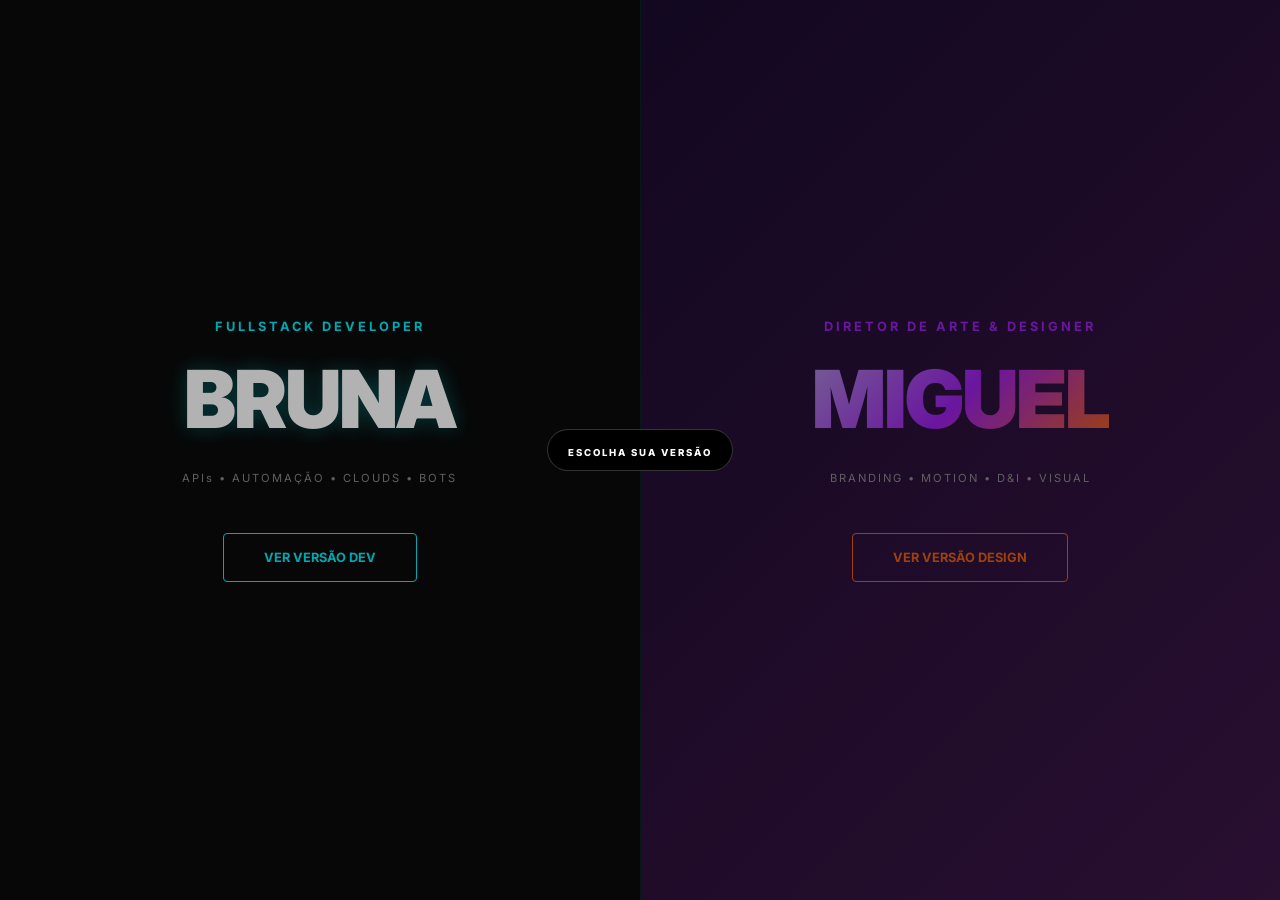
<file: index.html>
<!DOCTYPE html>
<html lang="pt-BR">
<head>
    <meta charset="UTF-8">
    <meta name="viewport" content="width=device-width, initial-scale=1.0">
    <title>Bruna e Miguel | Escolha o seu caminho</title>
    <link href="https://fonts.googleapis.com/css2?family=Inter:wght@400;700;900&display=swap" rel="stylesheet">
    <link rel="stylesheet" href="index.css">
</head>
<body>

    <main class="split-container">
        
        <div class="split left">
            <div class="content">
                <p class="tagline"> FULLSTACK DEVELOPER</p>
                <h1 class="name">BRUNA</h1>
                <div class="skills">
                    <span>APIs</span> &bull; <span>AUTOMAÇÃO</span> &bull; <span>CLOUDS</span> &bull; <span>BOTS</span>
                </div>
                <a href="dev.html" class="btn btn-dev">VER VERSÃO DEV</a>
            </div>
            <div class="bg-overlay"></div>
        </div>

        <div class="split right">
            <div class="content">
                <p class="tagline">DIRETOR DE ARTE & DESIGNER</p>
                <h1 class="name">MIGUEL</h1>
                <div class="skills">
                    <span>BRANDING</span> &bull; <span>MOTION</span> &bull; <span>D&I</span> &bull; <span>VISUAL</span>
                </div>
                <a href="design.html" class="btn btn-design">VER VERSÃO DESIGN</a>
            </div>
        </div>

        <div class="centered-divider">
            <span>ESCOLHA SUA VERSÃO</span>
        </div>

    </main>

</body>
</html>
</file>
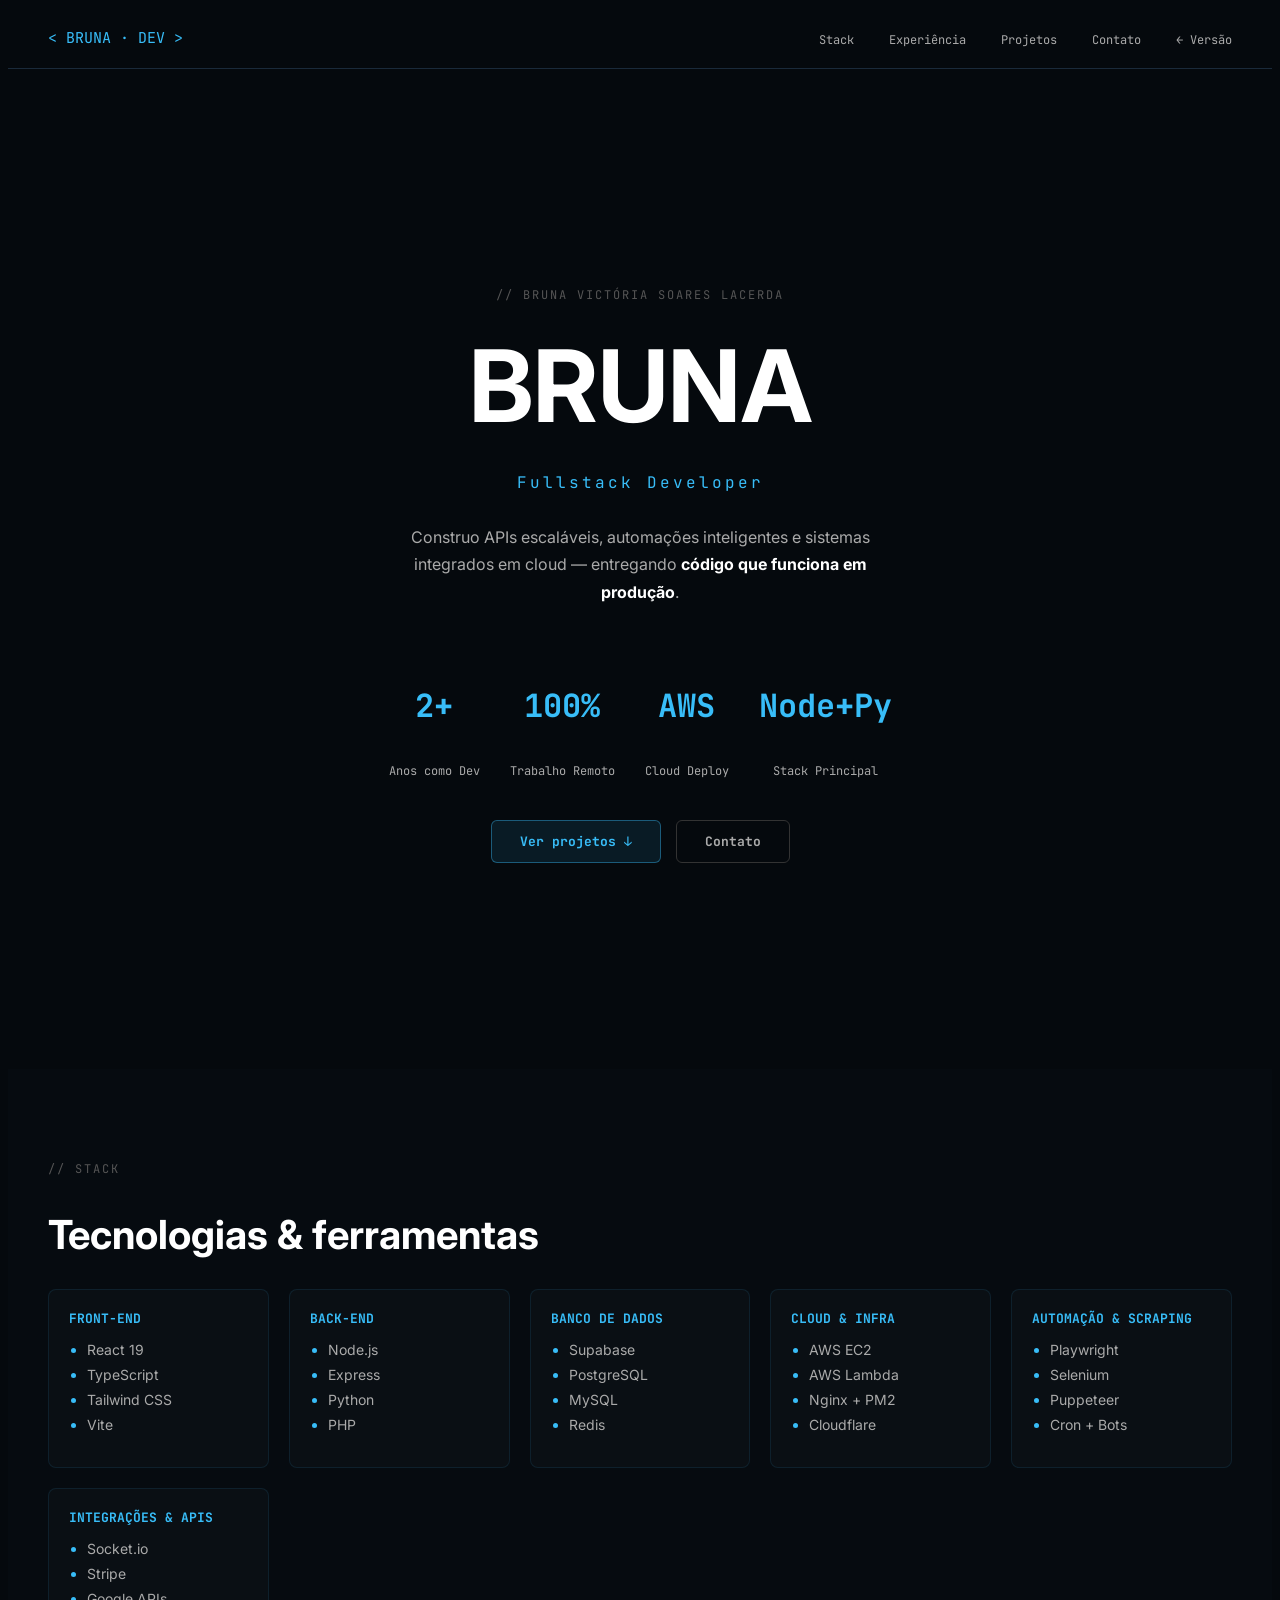
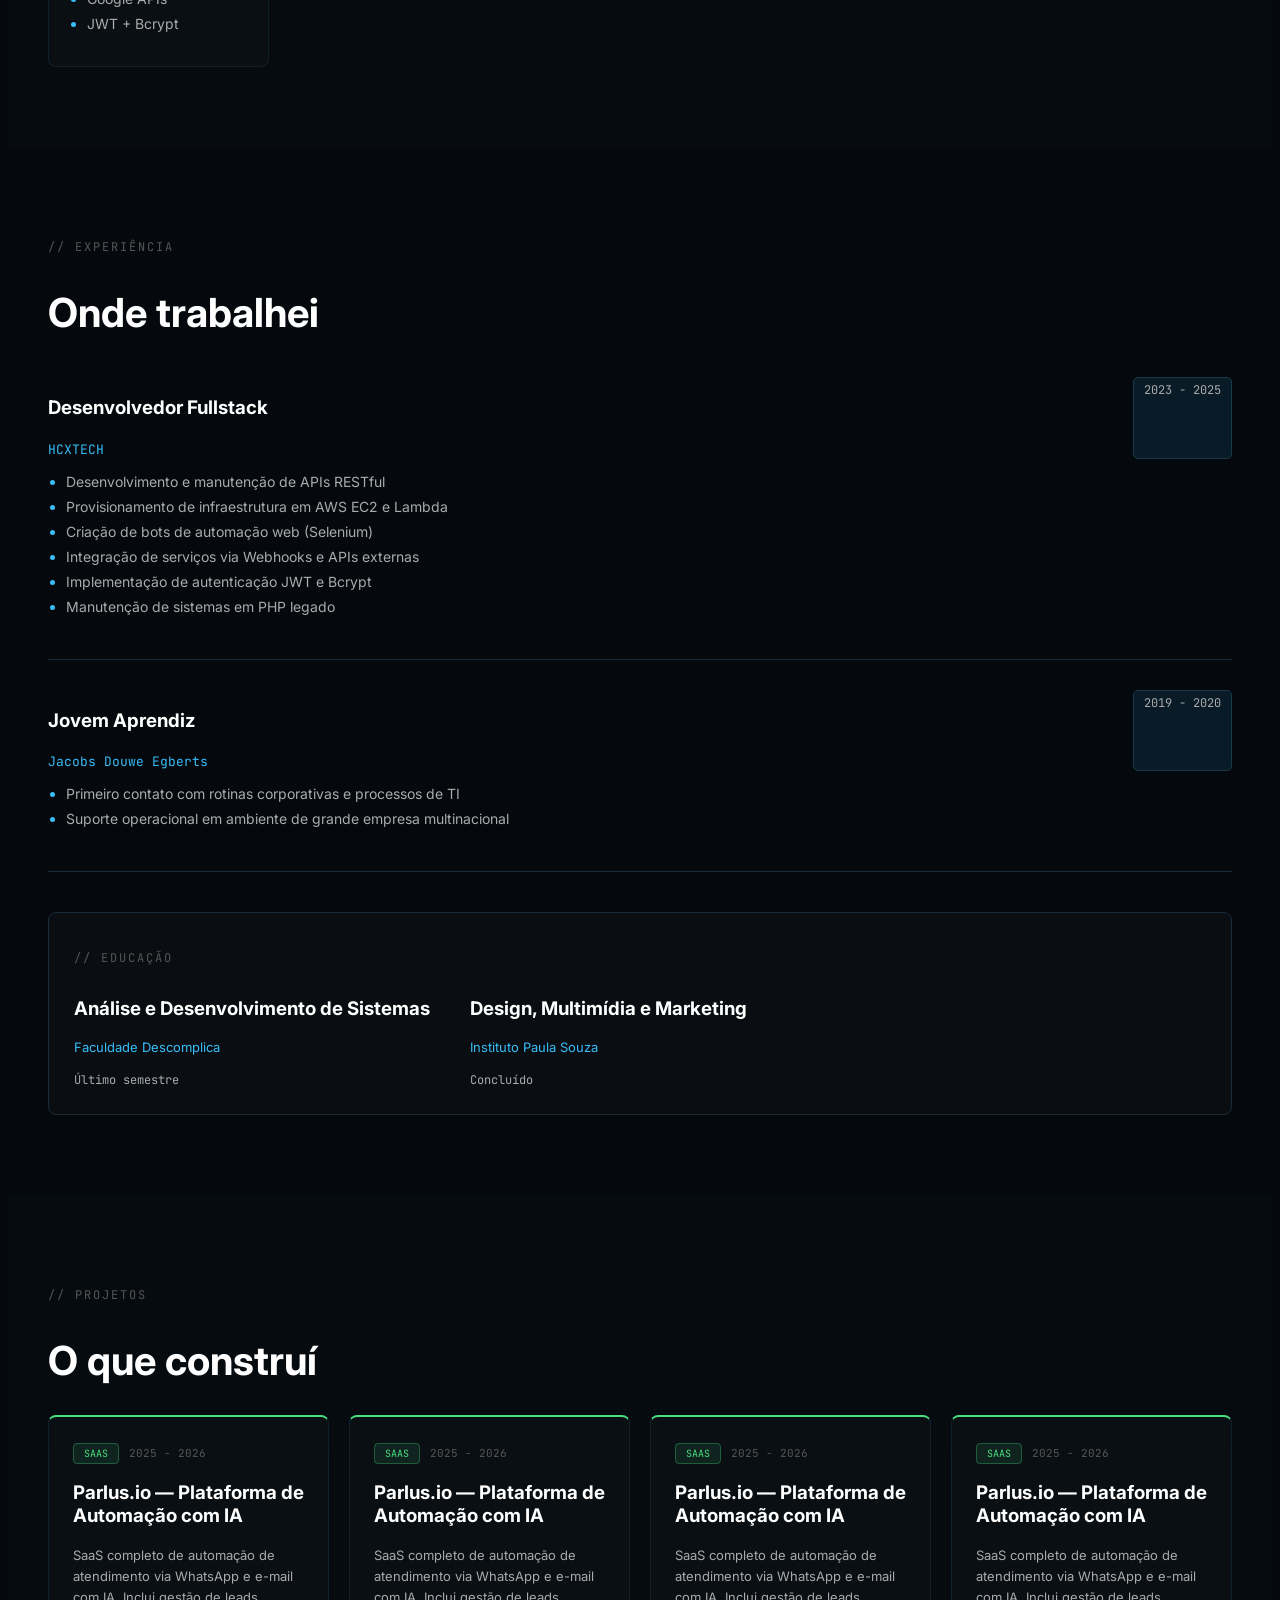
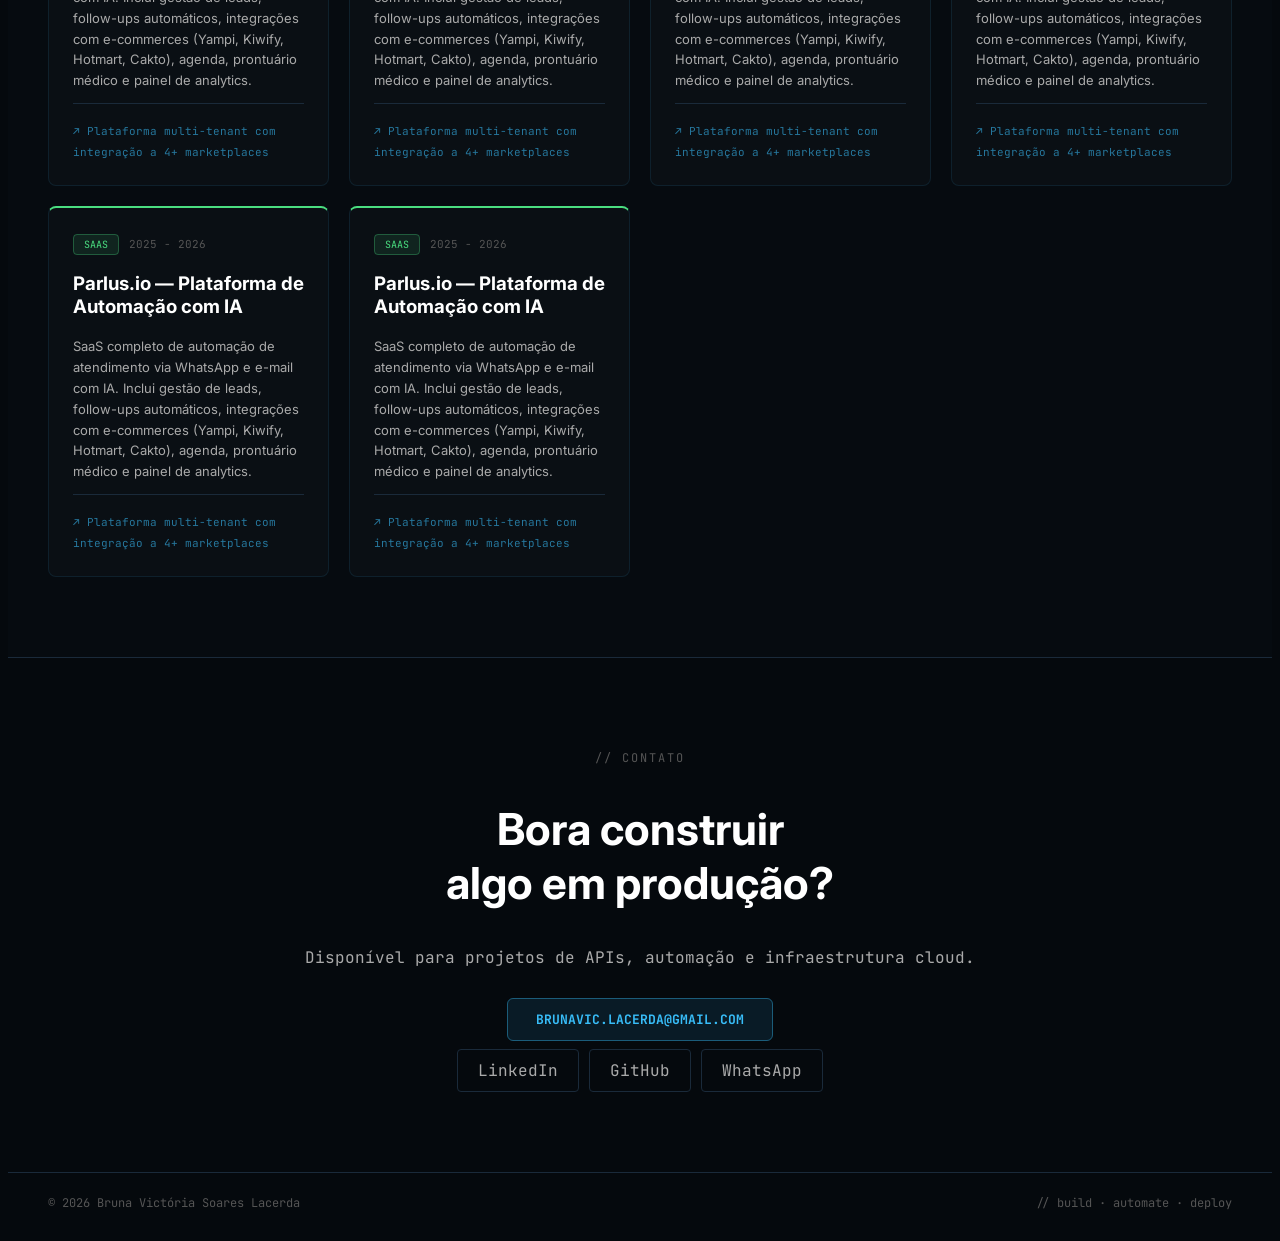
<file: dev.html>
<!DOCTYPE html>
<html lang="pt-br">

<head>
    <meta charset="UTF-8">
    <meta name="viewport" content="width=device-width, initial-scale=1.0">
    <link rel="stylesheet" href="dev.css">
    <title>Bruna Lacerda | Desenvolvedora</title>
</head>

<body>

    <nav>
        <span class="logo">&lt; BRUNA · DEV &gt;</span>
        <div class="menu">
            <a href="#stack">Stack</a>
            <a href="#experiencia">Experiência</a>
            <a href="#projetos">Projetos</a>
            <a href="#contato">Contato</a>
            <a href="index.html">← Versão</a>
        </div>
    </nav>

    <section id="inicio">
        <p class="comentario">// BRUNA VICTÓRIA SOARES LACERDA</p>
        <h1>BRUNA</h1>
        <p class="profissao">Fullstack Developer</p>
        <p class="descricao">
            Construo APIs escaláveis, automações inteligentes e sistemas integrados em cloud —
            entregando <strong>código que funciona em produção</strong>.
        </p>

        <div class="numeros">
            <div class="numero-item">
                <p class="numero-valor">2+</p>
                <span>Anos como Dev</span>
            </div>
            <div class="numero-item">
                <p class="numero-valor">100%</p>
                <span>Trabalho Remoto</span>
            </div>
            <div class="numero-item">
                <p class="numero-valor">AWS</p>
                <span>Cloud Deploy</span>
            </div>
            <div class="numero-item">
                <p class="numero-valor">Node+Py</p>
                <span>Stack Principal</span>
            </div>
        </div>

        <div class="botoes">
            <a href="#projetos" class="btn btn-azul">Ver projetos ↓</a>
            <a href="#contato" class="btn btn-contorno">Contato</a>
        </div>
    </section>

    <section id="stack">
        <p class="comentario">// STACK</p>
        <h2>Tecnologias & ferramentas</h2>

        <div class="grade-stack">
            <div class="card-stack">
                <span class="titulo-stack">FRONT-END</span>
                <ul>
                    <li>React 19</li>
                    <li>TypeScript</li>
                    <li>Tailwind CSS</li>
                    <li>Vite</li>
                </ul>
            </div>
            <div class="card-stack">
                <span class="titulo-stack">BACK-END</span>
                <ul>
                    <li>Node.js</li>
                    <li>Express</li>
                    <li>Python</li>
                    <li>PHP</li>
                </ul>
            </div>
            <div class="card-stack">
                <span class="titulo-stack">BANCO DE DADOS</span>
                <ul>
                    <li>Supabase</li>
                    <li>PostgreSQL</li>
                    <li>MySQL</li>
                    <li>Redis</li>
                </ul>
            </div>
            <div class="card-stack">
                <span class="titulo-stack">CLOUD & INFRA</span>
                <ul>
                    <li>AWS EC2</li>
                    <li>AWS Lambda</li>
                    <li>Nginx + PM2</li>
                    <li>Cloudflare</li>
                </ul>
            </div>
            <div class="card-stack">
                <span class="titulo-stack">AUTOMAÇÃO & SCRAPING</span>
                <ul>
                    <li>Playwright</li>
                    <li>Selenium</li>
                    <li>Puppeteer</li>
                    <li>Cron + Bots</li>
                </ul>
            </div>
            <div class="card-stack">
                <span class="titulo-stack">INTEGRAÇÕES & APIS</span>
                <ul>
                    <li>Socket.io</li>
                    <li>Stripe</li>
                    <li>Google APIs</li>
                    <li>JWT + Bcrypt</li>
                </ul>
            </div>
        </div>
    </section>

    <section id="experiencia">
        <p class="comentario">// EXPERIÊNCIA</p>
        <h2>Onde trabalhei</h2>

        <div class="experiencia-item">
            <div class="experiencia-cabecalho">
                <div>
                    <h3>Desenvolvedor Fullstack</h3>
                    <span class="empresa">HCXTECH</span>
                </div>
                <span class="ano">2023 - 2025</span>
            </div>
            <ul>
                <li>Desenvolvimento e manutenção de APIs RESTful</li>
                <li>Provisionamento de infraestrutura em AWS EC2 e Lambda</li>
                <li>Criação de bots de automação web (Selenium)</li>
                <li>Integração de serviços via Webhooks e APIs externas</li>
                <li>Implementação de autenticação JWT e Bcrypt</li>
                <li>Manutenção de sistemas em PHP legado</li>
            </ul>
        </div>

        <div class="experiencia-item">
            <div class="experiencia-cabecalho">
                <div>
                    <h3>Jovem Aprendiz</h3>
                    <span class="empresa">Jacobs Douwe Egberts</span>
                </div>
                <span class="ano">2019 - 2020</span>
            </div>
            <ul>
                <li>Primeiro contato com rotinas corporativas e processos de TI</li>
                <li>Suporte operacional em ambiente de grande empresa multinacional</li>
            </ul>
        </div>

        <div class="educacao">
            <p class="comentario">// EDUCAÇÃO</p>
            <div class="educacao-lista">
                <div class="educacao-item">
                    <h3>Análise e Desenvolvimento de Sistemas</h3>
                    <p class="escola">Faculdade Descomplica</p>
                    <span class="periodo">Último semestre</span>
                </div>
                <div class="educacao-item">
                    <h3>Design, Multimídia e Marketing</h3>
                    <p class="escola">Instituto Paula Souza</p>
                    <span class="periodo">Concluído</span>
                </div>
            </div>
        </div>
    </section>

    <section id="projetos">
        <p class="comentario">// PROJETOS</p>
        <h2>O que construí</h2>

        <div class="grade-projetos">
            <div class="card-projeto">
                <div class="projeto-cabecalho">
                    <span class="badge">SAAS</span>
                    <span class="periodo-projeto">2025 - 2026</span>
                </div>
                <h3>Parlus.io — Plataforma de Automação com IA</h3>
                <p>
                    SaaS completo de automação de atendimento via WhatsApp e e-mail com IA.
                    Inclui gestão de leads, follow-ups automáticos, integrações com e-commerces
                    (Yampi, Kiwify, Hotmart, Cakto), agenda, prontuário médico e painel de analytics.
                </p>
                <span class="rodape-projeto">↗️ Plataforma multi-tenant com integração a 4+ marketplaces</span>
            </div>
            <div class="card-projeto">
                <div class="projeto-cabecalho">
                    <span class="badge">SAAS</span>
                    <span class="periodo-projeto">2025 - 2026</span>
                </div>
                <h3>Parlus.io — Plataforma de Automação com IA</h3>
                <p>
                    SaaS completo de automação de atendimento via WhatsApp e e-mail com IA.
                    Inclui gestão de leads, follow-ups automáticos, integrações com e-commerces
                    (Yampi, Kiwify, Hotmart, Cakto), agenda, prontuário médico e painel de analytics.
                </p>
                <span class="rodape-projeto">↗️ Plataforma multi-tenant com integração a 4+ marketplaces</span>
            </div>
            <div class="card-projeto">
                <div class="projeto-cabecalho">
                    <span class="badge">SAAS</span>
                    <span class="periodo-projeto">2025 - 2026</span>
                </div>
                <h3>Parlus.io — Plataforma de Automação com IA</h3>
                <p>
                    SaaS completo de automação de atendimento via WhatsApp e e-mail com IA.
                    Inclui gestão de leads, follow-ups automáticos, integrações com e-commerces
                    (Yampi, Kiwify, Hotmart, Cakto), agenda, prontuário médico e painel de analytics.
                </p>
                <span class="rodape-projeto">↗️ Plataforma multi-tenant com integração a 4+ marketplaces</span>
            </div>
            <div class="card-projeto">
                <div class="projeto-cabecalho">
                    <span class="badge">SAAS</span>
                    <span class="periodo-projeto">2025 - 2026</span>
                </div>
                <h3>Parlus.io — Plataforma de Automação com IA</h3>
                <p>
                    SaaS completo de automação de atendimento via WhatsApp e e-mail com IA.
                    Inclui gestão de leads, follow-ups automáticos, integrações com e-commerces
                    (Yampi, Kiwify, Hotmart, Cakto), agenda, prontuário médico e painel de analytics.
                </p>
                <span class="rodape-projeto">↗️ Plataforma multi-tenant com integração a 4+ marketplaces</span>
            </div>
            <div class="card-projeto">
                <div class="projeto-cabecalho">
                    <span class="badge">SAAS</span>
                    <span class="periodo-projeto">2025 - 2026</span>
                </div>
                <h3>Parlus.io — Plataforma de Automação com IA</h3>
                <p>
                    SaaS completo de automação de atendimento via WhatsApp e e-mail com IA.
                    Inclui gestão de leads, follow-ups automáticos, integrações com e-commerces
                    (Yampi, Kiwify, Hotmart, Cakto), agenda, prontuário médico e painel de analytics.
                </p>
                <span class="rodape-projeto">↗️ Plataforma multi-tenant com integração a 4+ marketplaces</span>
            </div>
            <div class="card-projeto">
                <div class="projeto-cabecalho">
                    <span class="badge">SAAS</span>
                    <span class="periodo-projeto">2025 - 2026</span>
                </div>
                <h3>Parlus.io — Plataforma de Automação com IA</h3>
                <p>
                    SaaS completo de automação de atendimento via WhatsApp e e-mail com IA.
                    Inclui gestão de leads, follow-ups automáticos, integrações com e-commerces
                    (Yampi, Kiwify, Hotmart, Cakto), agenda, prontuário médico e painel de analytics.
                </p>
                <span class="rodape-projeto">↗️ Plataforma multi-tenant com integração a 4+ marketplaces</span>
            </div>
        </div>
    </section>

    <section id="contato">
        <p class="comentario">// CONTATO</p>
        <h2>Bora construir <br> algo em produção?</h2>
        <p class="desc-contato">Disponível para projetos de APIs, automação e infraestrutura cloud.</p>

        <div class="contato-links">
            <a href="mailto:brunavic.lacerda@gmail.com" class="btn btn-azul">
                BRUNAVIC.LACERDA@GMAIL.COM
            </a>
            <div class="redes-sociais">
                <a href="https://www.linkedin.com" target="_blank" class="rede">LinkedIn</a>
                <a href="https://github.com" target="_blank" class="rede">GitHub</a>
                <a href="https://wa.me//" target="_blank" class="rede">WhatsApp</a>
            </div>
        </div>
    </section>

    <footer>
        <span>© 2026 Bruna Victória Soares Lacerda</span>
        <span>// build · automate · deploy</span>
    </footer>

</body>

</html>
</file>
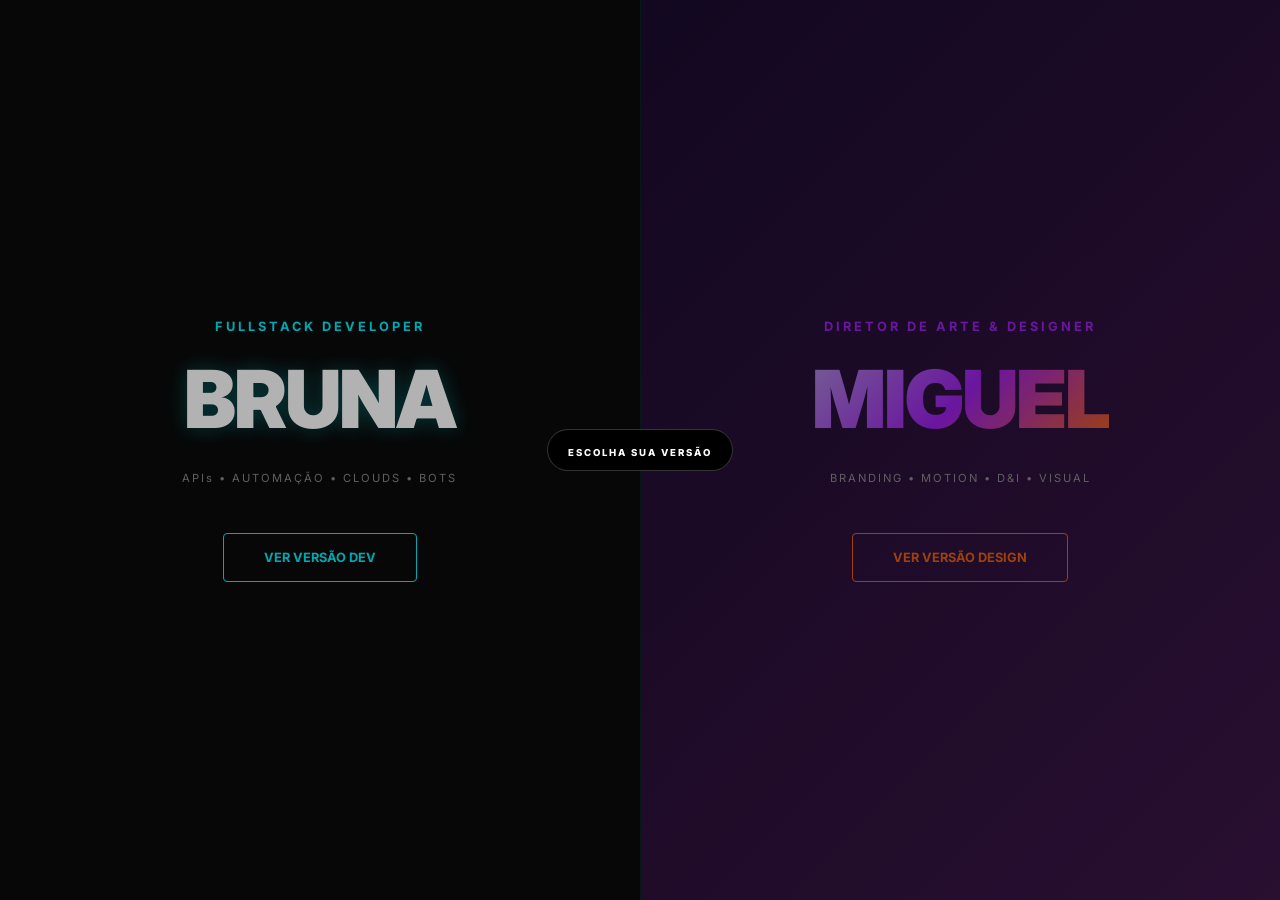
<file: page.html>
<!DOCTYPE html>
<html lang="pt-BR">
<head>
    <meta charset="UTF-8">
    <meta name="viewport" content="width=device-width, initial-scale=1.0">
    <title>Bruna e Miguel | Escolha o seu caminho</title>
    <link href="https://fonts.googleapis.com/css2?family=Inter:wght@400;700;900&display=swap" rel="stylesheet">
    <link rel="stylesheet" href="page.css">
</head>
<body>

    <main class="split-container">
        
        <div class="split left">
            <div class="content">
                <p class="tagline"> FULLSTACK DEVELOPER</p>
                <h1 class="name">BRUNA</h1>
                <div class="skills">
                    <span>APIs</span> &bull; <span>AUTOMAÇÃO</span> &bull; <span>CLOUDS</span> &bull; <span>BOTS</span>
                </div>
                <a href="dev.html" class="btn btn-dev">VER VERSÃO DEV</a>
            </div>
            <div class="bg-overlay"></div>
        </div>

        <div class="split right">
            <div class="content">
                <p class="tagline">DIRETOR DE ARTE & DESIGNER</p>
                <h1 class="name">MIGUEL</h1>
                <div class="skills">
                    <span>BRANDING</span> &bull; <span>MOTION</span> &bull; <span>D&I</span> &bull; <span>VISUAL</span>
                </div>
                <a href="design.html" class="btn btn-design">VER VERSÃO DESIGN</a>
            </div>
        </div>

        <div class="centered-divider">
            <span>ESCOLHA SUA VERSÃO</span>
        </div>

    </main>

</body>
</html>
</file>
<file: index.css>
* {
    margin: 0;
    padding: 0;
    box-sizing: border-box;
    font-family: 'Inter', sans-serif;
}

body, html {
    height: 100%;
    overflow: hidden; /* Evita rolar a página de entrada */
    background-color: #000;
}

.split-container {
    display: flex;
    height: 100vh;
    width: 100%;
}

/* Configuração base para os dois lados */
.split {
    flex: 1; /* Divide 50/50 */
    display: flex;
    align-items: center;
    justify-content: center;
    position: relative;
    transition: all 0.6s cubic-bezier(0.2, 1, 0.3, 1);
    overflow: hidden;
}

/* --- ESTILO LADO DEV (ESQUERDA) --- */
.left {
    background: #0a0a0a;
    border-right: 1px solid rgba(0, 255, 255, 0.1);
}

.left .tagline span { color: #00f2ff; }
.left .name { color: #ffffff; text-shadow: 0 0 20px rgba(0, 242, 255, 0.3); }

/* --- ESTILO LADO DESIGN (DIREITA) --- */
.right {
    background: linear-gradient(135deg, #1a0b2e 0%, #3a1545 100%);
}

.right .tagline { color:#981fe4; }
.right .name { 
    background: linear-gradient(135deg, #a789d2 0%, #981fe4 50%, #e15d15 100%);
    -webkit-background-clip: text;
    background-clip: text;
    -webkit-text-fill-color: transparent;
}

/* --- CONTEÚDO --- */
.content {
    z-index: 10;
    text-align: center;
    padding: 2rem;
    transition: transform 0.5s ease;
}

.tagline {
    font-size: 0.8rem;
    letter-spacing: 3px;
    margin-bottom: 1rem;
    font-weight: 700;
    color:#00f2ff;
}

.name {
    font-size: 5rem;
    font-weight: 900;
    margin-bottom: 1.5rem;
    letter-spacing: -2px;
}

.skills {
    font-size: 0.7rem;
    color: #888;
    margin-bottom: 3rem;
    letter-spacing: 2px;
}

/* --- BOTÕES --- */
.btn {
    padding: 1rem 2.5rem;
    text-decoration: none;
    font-weight: 700;
    font-size: 0.8rem;
    border-radius: 4px;
    transition: all 0.3s ease;
    display: inline-block;
}

.btn-dev {
    border: 1px solid #00f2ff;
    color: #00f2ff;
}

.btn-dev:hover {
    background: #00f2ff;
    color: #000;
    box-shadow: 0 0 30px rgba(0, 242, 255, 0.4);
}

.btn-design {
    border: 1px solid #e15d15;
    color: #e15d15;
}

.btn-design:hover {
    background: #e15d15;
    color: #000;
    box-shadow: 0 0 30px rgba(255, 184, 108, 0.4);
}

/* --- EFEITO DE HOVER (EXPANDIR) --- */
/* Quando passar o mouse em um lado, ele cresce e o outro diminui */
.split:hover {
    flex: 1.5; /* Aumenta o lado focado */
}

.split:not(:hover) {
    /* Opcional: escurecer o lado que não está com o mouse */
    filter: brightness(0.7);
}

.split:hover .content {
    transform: scale(1.1);
}

/* --- DIVISOR CENTRAL --- */
.centered-divider {
    position: absolute;
    top: 50%;
    left: 50%;
    transform: translate(-50%, -50%);
    z-index: 20;
    background: #000;
    padding: 10px 20px;
    border: 1px solid rgba(255, 255, 255, 0.2);
    border-radius: 50px;
}

.centered-divider span {
    color: #fff;
    font-size: 0.6rem;
    font-weight: 800;
    letter-spacing: 2px;
    white-space: nowrap;
}

/* Responsividade para Celular */
@media (max-width: 768px) {
    .split-container {
        flex-direction: column; /* No celular, um fica em cima do outro */
    }
    .name { font-size: 3rem; }
    .centered-divider { display: none; }
}
</file>
<file: dev.css>
/* fontes */
@import url('https://fonts.googleapis.com/css2?family=Inter:wght@400;700&family=JetBrains+Mono:wght@400;700&display=swap');

body {
    font-family: "JetBrains Mono", monospace;
    background-color: #05090d;
    color: white;
    overflow-x: hidden;
}

h1, h2, h3 {
    font-family: "Inter", sans-serif;
}

a {
    text-decoration: none;
}

ul {
    color: #aaa;
    font-family: "Inter", sans-serif;
    font-size: 14px;
    padding-left: 18px;
}

li {
    margin: 8px 0;
}

li::marker {
    color: #38bdf8;
}

section {
    padding: 80px 40px;
    max-width: 1200px;
    margin: 0 auto;
}

.comentario {
    color: #555;
    font-size: 12px;
    letter-spacing: 2px;
}

/* navbar */
nav {
    position: sticky;
    top: 0;
    background-color: #05090d;
    border-bottom: 1px solid #1a2a3a;
    height: 60px;
    display: flex;
    align-items: center;
    justify-content: space-between;
    padding: 0 40px;
    z-index: 100;
}

.logo {
    color: #38bdf8;
    font-size: 15px;
}

.menu a {
    color: #aaa;
    font-size: 12px;
    margin-left: 25px;
}

.menu a:hover {
    color: #38bdf8;
}

/* secao principal */
#inicio {
    min-height: calc(100vh - 60px);
    display: flex;
    flex-direction: column;
    align-items: center;
    justify-content: center;
    text-align: center;
}

#inicio h1 {
    font-size: clamp(50px, 10vw, 100px);
    color: white;
    margin: 10px 0;
}

.profissao {
    color: #38bdf8;
    letter-spacing: 3px;
}

.descricao {
    color: #aaa;
    font-family: "Inter", sans-serif;
    max-width: 500px;
    line-height: 1.7;
    margin-top: 15px;
}

.descricao strong {
    color: white;
}

/* numeros de destaque */
.numeros {
    display: flex;
    gap: 30px;
    margin: 30px 0;
}

.numero-item {
    text-align: center;
}

.numero-valor {
    font-size: 32px;
    font-weight: 700;
    color: #38bdf8;
}

.numero-item span {
    font-size: 12px;
    color: #aaa;
}

/* botoes */
.botoes {
    display: flex;
    gap: 15px;
    margin-top: 10px;
}

.btn {
    padding: 12px 28px;
    border-radius: 6px;
    font-family: "JetBrains Mono", monospace;
    font-size: 13px;
    font-weight: bold;
    border: 1px solid;
    transition: 0.3s;
}

.btn-azul {
    background-color: rgba(56, 189, 248, 0.1);
    border-color: rgba(56, 189, 248, 0.4);
    color: #38bdf8;
}

.btn-contorno {
    background-color: transparent;
    border-color: #333;
    color: #aaa;
}

/* secao stack */
#stack {
    background-color: #060b10;
}

#stack h2 {
    font-size: 40px;
    margin-bottom: 30px;
}

.grade-stack {
    display: grid;
    grid-template-columns: repeat(auto-fit, minmax(200px, 1fr));
    gap: 20px;
}

.card-stack {
    background-color: rgba(255, 255, 255, 0.02);
    border: 1px solid rgba(56, 189, 248, 0.1);
    border-radius: 8px;
    padding: 20px;
}

.titulo-stack {
    color: #38bdf8;
    font-size: 13px;
    font-weight: 700;
    margin-bottom: 10px;
    display: block;
}

/* secao experiencia */
#experiencia h2 {
    font-size: 40px;
    margin-bottom: 10px;
}

.experiencia-item {
    border-bottom: 1px solid #1a2a3a;
    padding: 30px 0;
}

.experiencia-cabecalho {
    display: flex;
    justify-content: space-between;
    margin-bottom: 10px;
}

.empresa {
    color: #38bdf8;
    font-size: 13px;
}

.ano {
    background-color: rgba(56, 189, 248, 0.1);
    border: 1px solid #1a3a4a;
    color: #aaa;
    padding: 4px 10px;
    border-radius: 5px;
    font-size: 12px;
}

/* card educacao */
.educacao {
    margin-top: 40px;
    background-color: rgba(255, 255, 255, 0.02);
    border: 1px solid #1a2a3a;
    border-radius: 8px;
    padding: 25px;
}

.educacao-lista {
    display: flex;
    gap: 40px;
    margin-top: 10px;
}

.escola {
    color: #38bdf8;
    font-size: 13px;
    font-family: "Inter", sans-serif;
}

.periodo {
    color: #aaa;
    font-size: 12px;
}

/* secao projetos */
#projetos {
    background-color: #060b10;
}

#projetos h2 {
    font-size: 40px;
    margin-bottom: 30px;
}

.grade-projetos {
    display: grid;
    grid-template-columns: repeat(auto-fit, minmax(280px, 1fr));
    gap: 20px;
}

.card-projeto {
    background-color: #ffffff05;
    border: 1px solid #38bdf81a;
    border-top: 2px solid #4ade80;
    border-radius: 8px;
    padding: 24px;
}

.badge {
    background-color: rgba(74, 222, 128, 0.1);
    border: 1px solid rgba(74, 222, 128, 0.3);
    color: #4ade80;
    font-size: 10px;
    padding: 3px 10px;
    border-radius: 4px;
}

.periodo-projeto {
    color: #555;
    font-size: 11px;
}

.card-projeto p {
    color: #aaa;
    font-family: "Inter", sans-serif;
    font-size: 13px;
    line-height: 1.6;
    margin: 15px 0;
    border-bottom: 1px solid #1a2a3a;
    padding-bottom: 12px;
}

.rodape-projeto {
    color: rgba(56, 189, 248, 0.6);
    font-size: 11px;
}

/* secao contato */
#contato {
    text-align: center;
    border-top: 1px solid #1a2a3a;
}

#contato h2 {
    font-size: 44px;
}

.desc-contato {
    color: #aaa;
    margin-bottom: 40px;
}

.redes-sociais {
    display: flex;
    justify-content: center;
    gap: 10px;
    margin-top: 20px;
}

.rede {
    color: #aaa;
    border: 1px solid #1a2a3a;
    padding: 10px 20px;
    border-radius: 4px;
}

/* rodape */
footer {
    border-top: 1px solid #1a2a3a;
    height: 60px;
    display: flex;
    align-items: center;
    justify-content: space-between;
    padding: 0 40px;
    font-size: 12px;
    color: #555;
}
</file>
<file: page.css>
* {
    margin: 0;
    padding: 0;
    box-sizing: border-box;
    font-family: 'Inter', sans-serif;
}

body, html {
    height: 100%;
    overflow: hidden; /* Evita rolar a página de entrada */
    background-color: #000;
}

.split-container {
    display: flex;
    height: 100vh;
    width: 100%;
}

/* Configuração base para os dois lados */
.split {
    flex: 1; /* Divide 50/50 */
    display: flex;
    align-items: center;
    justify-content: center;
    position: relative;
    transition: all 0.6s cubic-bezier(0.2, 1, 0.3, 1);
    overflow: hidden;
}

/* --- ESTILO LADO DEV (ESQUERDA) --- */
.left {
    background: #0a0a0a;
    border-right: 1px solid rgba(0, 255, 255, 0.1);
}

.left .tagline span { color: #00f2ff; }
.left .name { color: #ffffff; text-shadow: 0 0 20px rgba(0, 242, 255, 0.3); }

/* --- ESTILO LADO DESIGN (DIREITA) --- */
.right {
    background: linear-gradient(135deg, #1a0b2e 0%, #3a1545 100%);
}

.right .tagline { color:#981fe4; }
.right .name { 
    background: linear-gradient(135deg, #a789d2 0%, #981fe4 50%, #e15d15 100%);
    -webkit-background-clip: text;
    background-clip: text;
    -webkit-text-fill-color: transparent;
}

/* --- CONTEÚDO --- */
.content {
    z-index: 10;
    text-align: center;
    padding: 2rem;
    transition: transform 0.5s ease;
}

.tagline {
    font-size: 0.8rem;
    letter-spacing: 3px;
    margin-bottom: 1rem;
    font-weight: 700;
    color:#00f2ff;
}

.name {
    font-size: 5rem;
    font-weight: 900;
    margin-bottom: 1.5rem;
    letter-spacing: -2px;
}

.skills {
    font-size: 0.7rem;
    color: #888;
    margin-bottom: 3rem;
    letter-spacing: 2px;
}

/* --- BOTÕES --- */
.btn {
    padding: 1rem 2.5rem;
    text-decoration: none;
    font-weight: 700;
    font-size: 0.8rem;
    border-radius: 4px;
    transition: all 0.3s ease;
    display: inline-block;
}

.btn-dev {
    border: 1px solid #00f2ff;
    color: #00f2ff;
}

.btn-dev:hover {
    background: #00f2ff;
    color: #000;
    box-shadow: 0 0 30px rgba(0, 242, 255, 0.4);
}

.btn-design {
    border: 1px solid #e15d15;
    color: #e15d15;
}

.btn-design:hover {
    background: #e15d15;
    color: #000;
    box-shadow: 0 0 30px rgba(255, 184, 108, 0.4);
}

/* --- EFEITO DE HOVER (EXPANDIR) --- */
/* Quando passar o mouse em um lado, ele cresce e o outro diminui */
.split:hover {
    flex: 1.5; /* Aumenta o lado focado */
}

.split:not(:hover) {
    /* Opcional: escurecer o lado que não está com o mouse */
    filter: brightness(0.7);
}

.split:hover .content {
    transform: scale(1.1);
}

/* --- DIVISOR CENTRAL --- */
.centered-divider {
    position: absolute;
    top: 50%;
    left: 50%;
    transform: translate(-50%, -50%);
    z-index: 20;
    background: #000;
    padding: 10px 20px;
    border: 1px solid rgba(255, 255, 255, 0.2);
    border-radius: 50px;
}

.centered-divider span {
    color: #fff;
    font-size: 0.6rem;
    font-weight: 800;
    letter-spacing: 2px;
    white-space: nowrap;
}

/* Responsividade para Celular */
@media (max-width: 768px) {
    .split-container {
        flex-direction: column; /* No celular, um fica em cima do outro */
    }
    .name { font-size: 3rem; }
    .centered-divider { display: none; }
}
</file>
